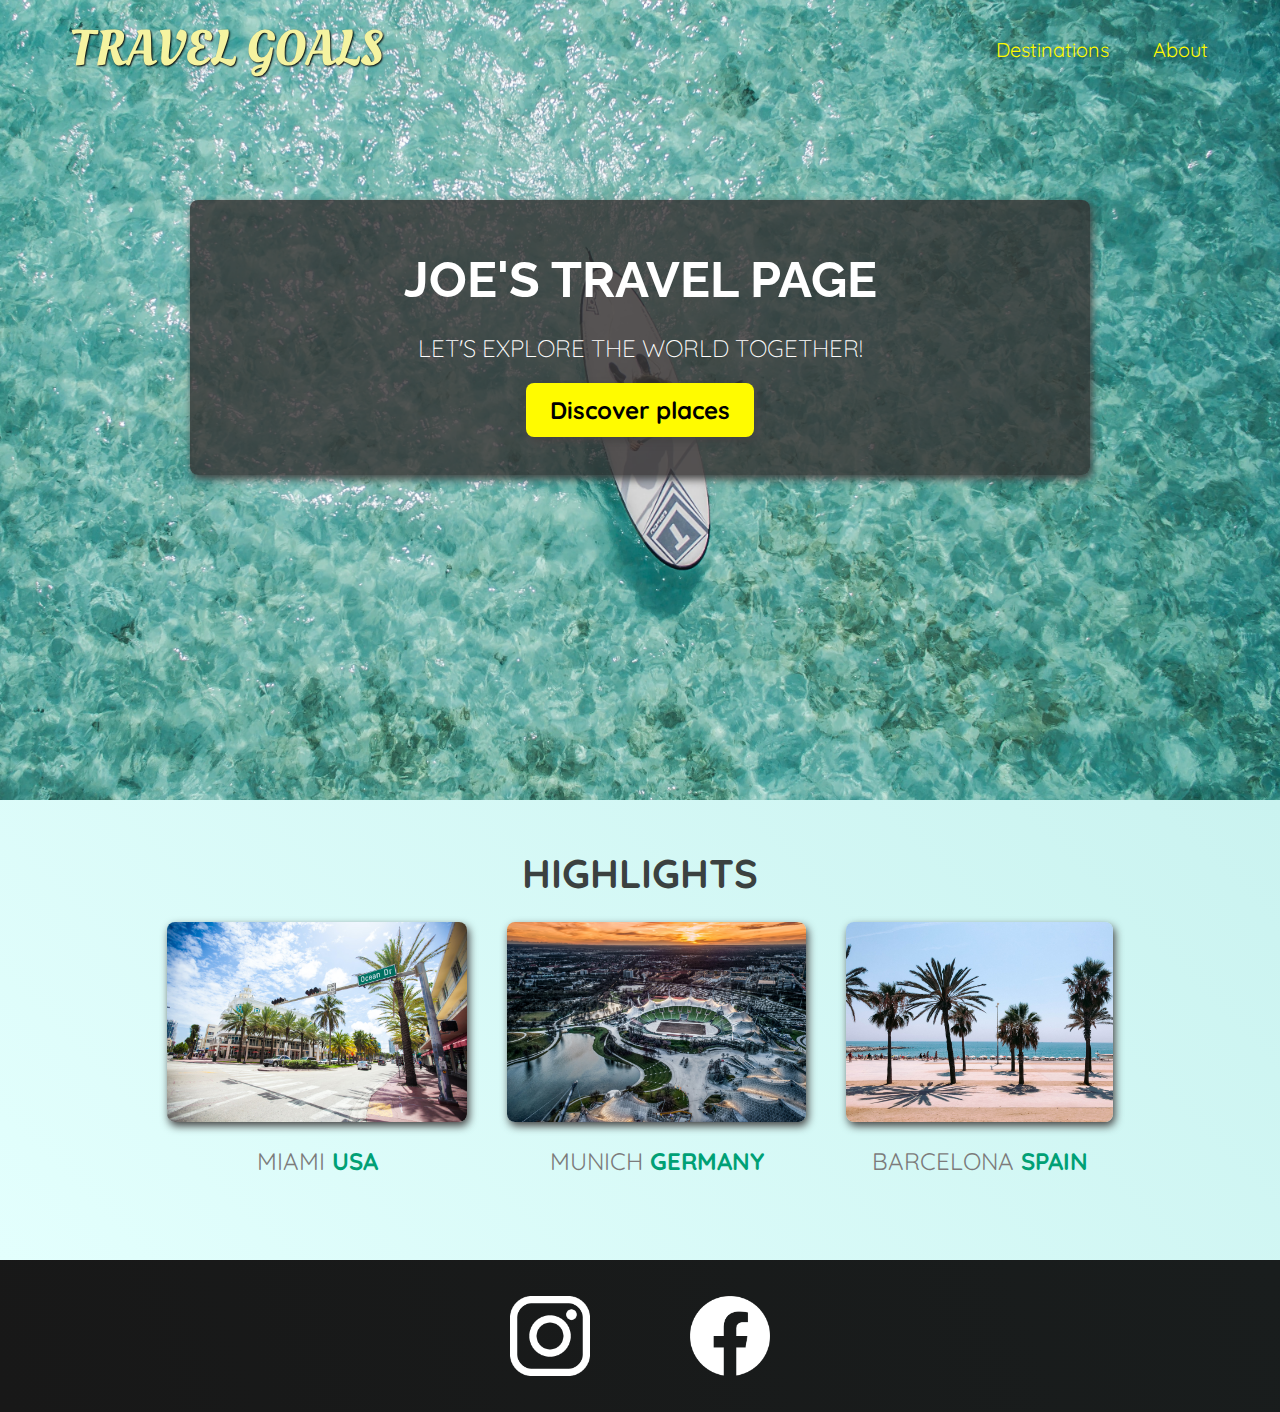
<file: index.html>
<!DOCTYPE html>
<html lang="en">
  <head>
    <meta charset="UTF-8" />
    <link
      href="https://fonts.googleapis.com/css2?family=Raleway:wght@700&family=Oleo+Script:wght@700&family=Quicksand:wght@300;500;700&display=swap"
      rel="stylesheet"
    />
    <link rel="stylesheet" href="/styles/shared.css" />
    <link rel="stylesheet" href="/styles/style.css" />
    <title>Travel Goals</title>
  </head>
  <body>
    <header>
      <div id="page-logo">
        <a href="/index.html">Travel Goals</a>
      </div>
      <nav>
        <ul>
          <li>
            <a href="/places.html">Destinations</a>
          </li>
          <li>
            <a href="/about.html">About</a>
          </li>
        </ul>
      </nav>
    </header>
    <main>
      <section id="hero">
        <div id="hero-content">
          <h1>Joe's Travel Page</h1>
          <p>Let's explore the world together!</p>
          <a href="/places.html">Discover places</a>
        </div>
      </section>
      <section id="highlights">
        <h2>Highlights</h2>
        <ul id="destinations">
          <li class="destination">
            <img
              src="/images/places/miami.jpg"
              alt="The streets of Miami on a sunny day"
            />
            <p>Miami <strong>USA</strong></p>
          </li>
          <li class="destination">
            <img
              src="/images/places/munich.jpg"
              alt="Munich football stadium during winter"
            />
            <p>Munich <strong>Germany</strong></p>
          </li>
          <li class="destination">
            <img
              src="/images/places/barcelona.jpg"
              alt="Palm beach in Barcelona"
            />
            <p>Barcelona <strong>Spain</strong></p>
          </li>
        </ul>
      </section>
    </main>
    <footer>
      <ul>
        <li>
          <a href="htpps://www.instagram.com"
            ><img src="/images/icons/insta.png" alt="Instagram logo"
          /></a>
        </li>
        <li>
          <a href="htpps://www.facebook.com"
            ><img src="/images/icons/facebook.png" alt="Facebook logo"
          /></a>
        </li>
      </ul>
    </footer>
  </body>
</html>
</file>
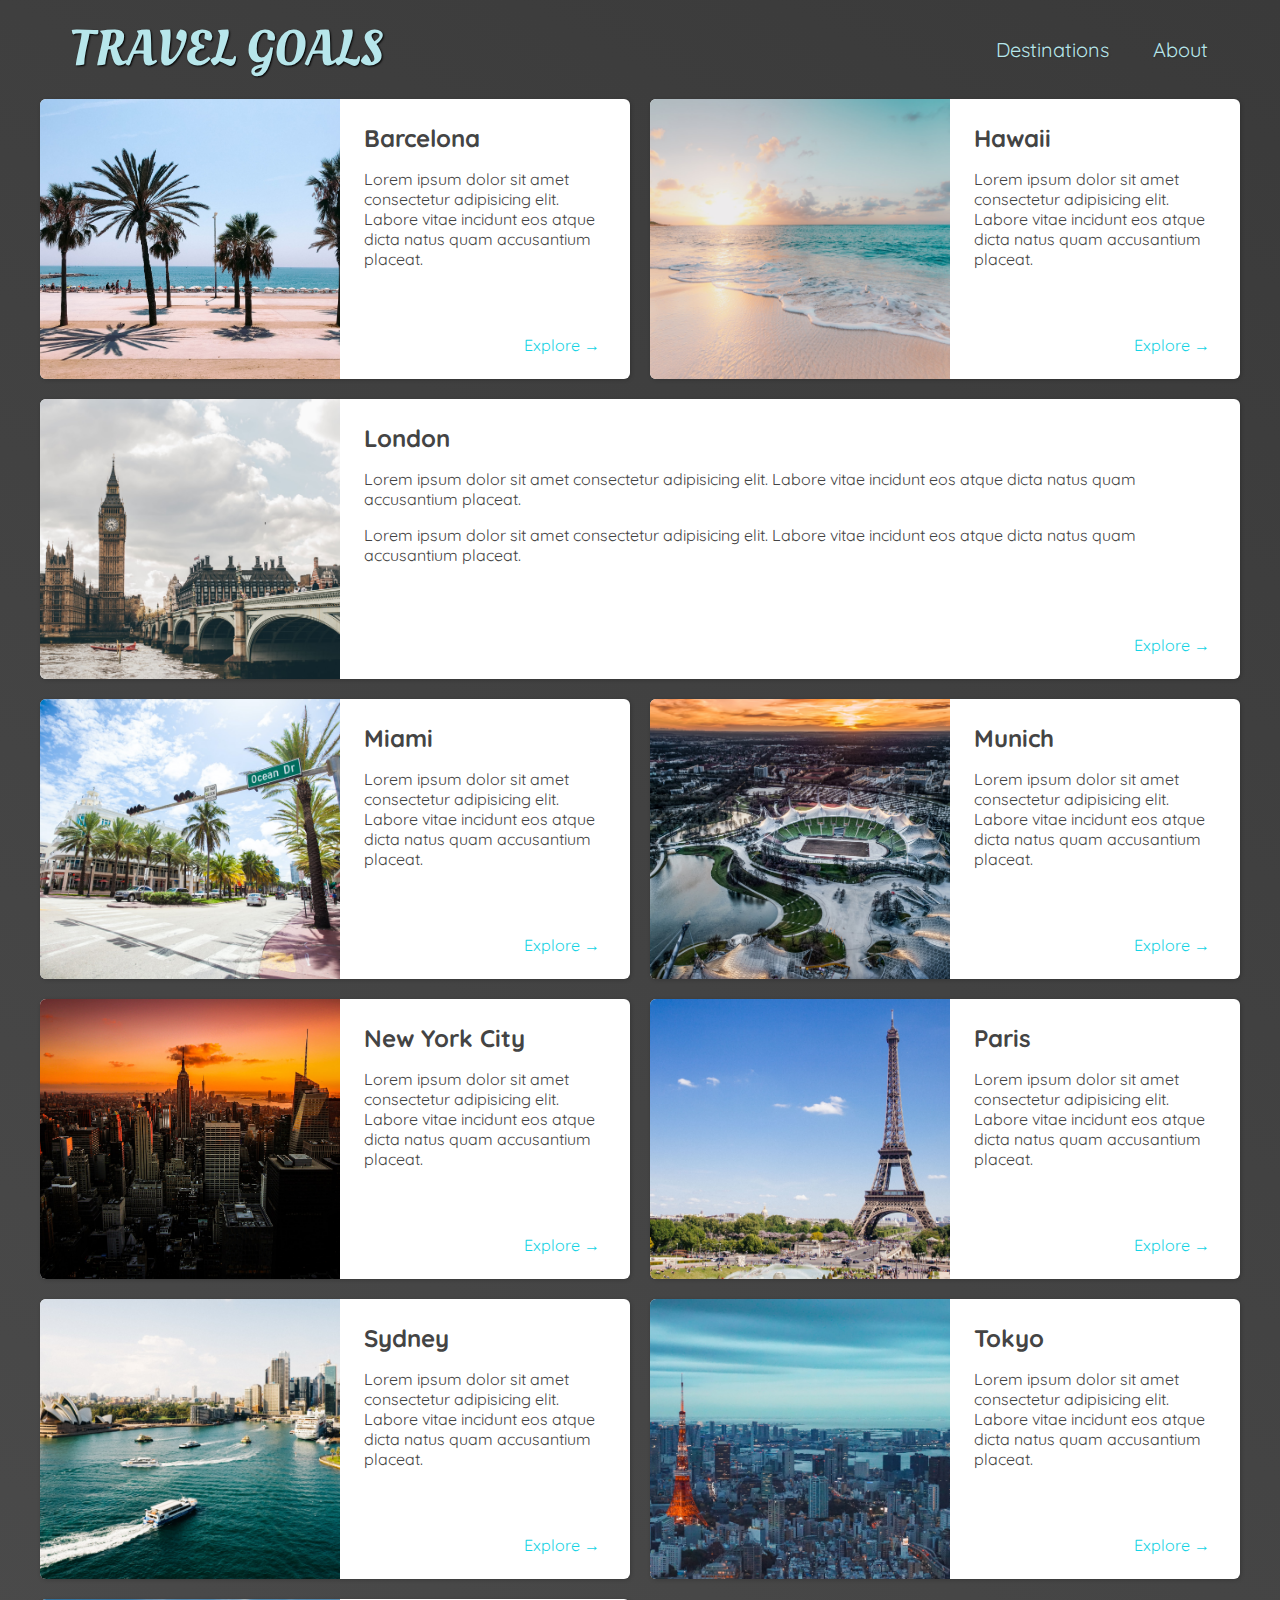
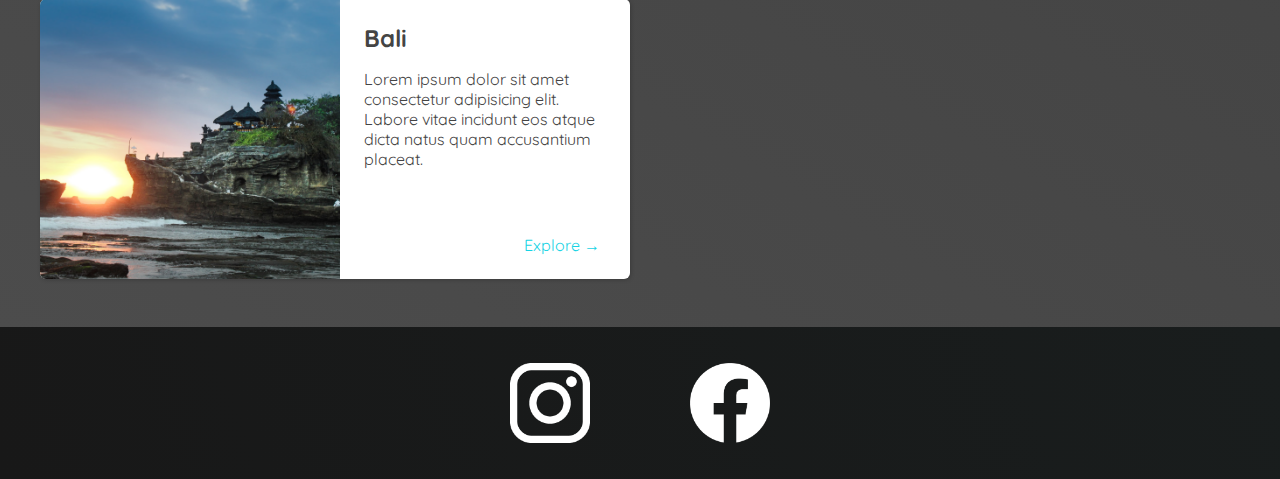
<file: places.html>
<!DOCTYPE html>
<html lang="en">
  <head>
    <meta charset="UTF-8" />
    <link
      href="https://fonts.googleapis.com/css2?family=Raleway:wght@700&family=Oleo+Script:wght@700&family=Quicksand:wght@300;500;700&display=swap"
      rel="stylesheet"
    />
    <link rel="stylesheet" href="/styles/shared.css" />
    <link rel="stylesheet" href="/styles/places.css" />
    <title>Travel Goals</title>
  </head>
  <body>
    <header>
      <div id="page-logo">
        <a href="/index.html">Travel Goals</a>
      </div>
      <nav>
        <ul>
          <li>
            <a href="/places.html">Destinations</a>
          </li>
          <li>
            <a href="/about.html">About</a>
          </li>
        </ul>
      </nav>
    </header>
    <main>
        <ul>
            <li>
              <img src="images/places/barcelona.jpg" alt="City of Barcelona" />
              <div class="item-content">
                <div>
                  <h2>Barcelona</h2>
                  <p>
                    Lorem ipsum dolor sit amet consectetur adipisicing elit. Labore
                    vitae incidunt eos atque dicta natus quam accusantium placeat.
                  </p>
                </div>
                <div class="actions">
                  <a href="https://en.wikipedia.org/wiki/Barcelona">Explore &#x2192</a>
                </div>
              </div>
            </li>
            <li>
              <img src="images/places/hawaii.jpg" alt="Hawaii beach" />
              <div class="item-content">
                <div>
                  <h2>Hawaii</h2>
                  <p>
                    Lorem ipsum dolor sit amet consectetur adipisicing elit. Labore
                    vitae incidunt eos atque dicta natus quam accusantium placeat.
                  </p>
                </div>
                <div class="actions">
                  <a href="hhttps://en.wikipedia.org/wiki/Hawaii">Explore &#x2192</a>
                </div>
              </div>
            </li>
            <li>
              <img src="images/places/london.jpg" alt="London city" />
              <div class="item-content">
                <div>
                  <h2>London</h2>
                  <p>
                    Lorem ipsum dolor sit amet consectetur adipisicing elit. Labore
                    vitae incidunt eos atque dicta natus quam accusantium placeat.
                  </p>
                  <p>
                    Lorem ipsum dolor sit amet consectetur adipisicing elit. Labore
                    vitae incidunt eos atque dicta natus quam accusantium placeat.
                  </p>
                </div>
                <div class="actions">
                  <a href="https://en.wikipedia.org/wiki/London">Explore &#x2192</a>
                </div>
              </div>
            </li>
            <li>
              <img src="images/places/miami.jpg" alt="Miami streets" />
              <div class="item-content">
                <div>
                  <h2>Miami</h2>
                  <p>
                    Lorem ipsum dolor sit amet consectetur adipisicing elit. Labore
                    vitae incidunt eos atque dicta natus quam accusantium placeat.
                  </p>
                </div>
                <div class="actions">
                  <a href="https://en.wikipedia.org/wiki/Miami">Explore &#x2192</a>
                </div>
              </div>
            </li>
            <li>
              <img src="images/places/munich.jpg" alt="Munich football stadium" />
              <div class="item-content">
                <div>
                  <h2>Munich</h2>
                  <p>
                    Lorem ipsum dolor sit amet consectetur adipisicing elit. Labore
                    vitae incidunt eos atque dicta natus quam accusantium placeat.
                  </p>
                </div>
                <div class="actions">
                  <a href="https://en.wikipedia.org/wiki/Munich">Explore &#x2192</a>
                </div>
              </div>
            </li>
            <li>
              <img src="images/places/new-york-city.jpg" alt="New York City skyline" />
              <div class="item-content">
                <div>
                  <h2>New York City</h2>
                  <p>
                    Lorem ipsum dolor sit amet consectetur adipisicing elit. Labore
                    vitae incidunt eos atque dicta natus quam accusantium placeat.
                  </p>
                </div>
                <div class="actions">
                  <a href="https://en.wikipedia.org/wiki/New_York_City"
                    >Explore &#x2192</a
                  >
                </div>
              </div>
            </li>
            <li>
              <img src="images/places/paris.jpg" alt="Paris city" />
              <div class="item-content">
                <div>
                  <h2>Paris</h2>
                  <p>
                    Lorem ipsum dolor sit amet consectetur adipisicing elit. Labore
                    vitae incidunt eos atque dicta natus quam accusantium placeat.
                  </p>
                </div>
                <div class="actions">
                  <a href="https://en.wikipedia.org/wiki/Paris">Explore &#x2192</a>
                </div>
              </div>
            </li>
            <li>
              <img src="images/places/sydney.jpg" alt="Sydney beach" />
              <div class="item-content">
                <div>
                  <h2>Sydney</h2>
                  <p>
                    Lorem ipsum dolor sit amet consectetur adipisicing elit. Labore
                    vitae incidunt eos atque dicta natus quam accusantium placeat.
                  </p>
                </div>
                <div class="actions">
                  <a href="https://en.wikipedia.org/wiki/Sydney">Explore &#x2192</a>
                </div>
              </div>
            </li>
            <li>
              <img src="images/places/tokyo.jpg" alt="Tokyo skyline" />
              <div class="item-content">
                <div>
                  <h2>Tokyo</h2>
                  <p>
                    Lorem ipsum dolor sit amet consectetur adipisicing elit. Labore
                    vitae incidunt eos atque dicta natus quam accusantium placeat.
                  </p>
                </div>
                <div class="actions">
                  <a href="https://en.wikipedia.org/wiki/Tokyo">Explore &#x2192</a>
                </div>
              </div>
            </li>
            <li>
              <img src="images/places/bali.jpg" alt="Bali beach" />
              <div class="item-content">
                <div>
                  <h2>Bali</h2>
                  <p>
                    Lorem ipsum dolor sit amet consectetur adipisicing elit. Labore
                    vitae incidunt eos atque dicta natus quam accusantium placeat.
                  </p>
                </div>
                <div class="actions">
                  <a href="https://en.wikipedia.org/wiki/Bali">Explore &#x2192</a>
                </div>
              </div>
            </li>
          </ul>
    </main>
    <footer>
      <ul>
        <li>
          <a href="htpps://www.instagram.com"
            ><img src="/images/icons/insta.png" alt="Instagram logo"
          /></a>
        </li>
        <li>
          <a href="htpps://www.facebook.com"
            ><img src="/images/icons/facebook.png" alt="Facebook logo"
          /></a>
        </li>
      </ul>
    </footer>
  </body>
</html>
</file>
<file: styles/shared.css>
body {
  font-family: "Quicksand", sans-serif;
  margin: 0;
}

ul {
  list-style: none;
  margin: 0;
  padding: 0;
}

a {
  text-decoration: none;
}

#page-logo a {
  padding: 10px;
  font-family: "Oleo Script", sans-serif;
  color: rgb(245, 243, 160);
  font-size: 50px;
  text-transform: uppercase;
  text-shadow: 1px 1px 2px rgb(0, 0, 0);
}

header {
  display: flex;
  align-items: center;
  justify-content: space-between;
  padding: 15px 60px;
  position: absolute;
  width: 100%;
  top: 0;
  left: 0;
  box-sizing: border-box;
}

header ul {
  display: flex;
}

header li {
  margin-left: 20px;
}

header a {
  color: rgb(255, 251, 0);
  font-size: 20px;
  padding: 12px;
  text-shadow: 1px 1px 2px rgba(0, 0, 0, 0.2);
  border-radius: 6px;
}

header nav a:hover {
  color: rgb(77, 77, 77);
  background-color: rgb(255, 251, 0);
}

footer {
  background: linear-gradient(70deg, rgb(24, 24, 24), rgb(25, 29, 29));
  padding: 36px 0;
}

footer ul {
  display: flex;
  justify-content: center;
}

footer li {
  width: 80px;
  height: 80px;
  margin: 0 50px;
}

footer img {
  width: 100%;
  height: 100%;
}
</file>
<file: styles/style.css>
#hero {
  height: 800px;
  background-image: url(/images/places/ocean.jpg);
  background-position: center;
  background-size: cover;
}

#hero-content {
  width: 900px;
  background-color: rgba(51, 47, 47, 0.8);
  box-shadow: 2px 4px 8px rgb(68, 67, 67);
  border-radius: 8px;
  text-align: center;
  padding: 50px 0;
  margin: 0 auto;
  position: relative;
  top: 200px;
}

#hero-content h1 {
  color: white;
  text-transform: uppercase;
  font-size: 50px;
  font-family: "Raleway", sans-serif;
  margin: 0;
}

#hero-content p {
  color: white;
  text-transform: uppercase;
  font-size: 24px;
  font-weight: 300;
  margin-bottom: 32px;
}

#hero-content a {
  text-decoration: none;
  background-color: rgb(255, 251, 0);
  padding: 12px 24px;
  color: black;
  font-size: 24px;
  font-weight: bold;
  border-radius: 8px;
  box-shadow: 2px 4px 8px rgb(68, 67, 67);
}

#hero-content a:hover {
  background-color: rgb(255, 238, 0);
}

#highlights {
  padding: 24px;
  background: linear-gradient(45deg, rgb(227, 255, 253), rgb(202, 243, 240));
}

#highlights h2 {
  text-transform: uppercase;
  text-align: center;
  font-size: 40px;
  color: rgb(59, 65, 64);
  margin: 24px 0;
}

#destinations {
  display: flex;
  width: 90%;
  margin: auto;
  margin-bottom: 40px;
  justify-content: center;
}

.destination {
  margin: 0 20px;
}

.destination p {
  text-align: center;
  text-transform: uppercase;
  font-size: 24px;
  color: rgb(124, 123, 123);
  margin: 20px 0;
}

.destination img {
  height: 200px;
  width: 100%;
  box-shadow: 2px 4px 8px rgb(68, 67, 67);
  border-radius: 8px;
  object-fit: cover;
}

.destination strong {
  color: rgb(0, 160, 117);
}
</file>
<file: styles/places.css>
body {
  background: linear-gradient(30deg, rgb(77, 77, 77), rgb(58, 58, 58));
  color: rgb(68, 68, 68);
}

#page-logo a {
  color: rgb(183, 230, 235);
}

header {
  position: static;
}

header a {
  color: rgb(183, 230, 235);
}

header nav a:hover {
  background-color: rgb(183, 230, 235);
  color: rgb(59, 59, 59);
}

main ul {
  width: 1200px;
  margin: 0 auto 48px auto;
  display: grid;
  grid-template-columns: 1fr 1fr;
  gap: 20px 20px;
}

main li {
  display: flex;
  background-color: white;
  box-shadow: 1px 1px 4px rgba(0, 0, 0, 0.2);
  border-radius: 6px;
  overflow: hidden;
}

main li img {
  width: 300px;
  height: 280px;
  object-fit: cover;
}

li:nth-of-type(3) {
  grid-column: 1 / span 2;
}

.item-content {
  display: flex;
  padding: 24px;
  flex-direction: column;
  justify-content: space-between;
}

.item-content h2 {
  margin: 0;
}

.actions a {
  color: rgb(22, 211, 228);
  padding: 6px;
  border-radius: 5px;
}

.actions a:hover {
  background-color: rgb(235, 253, 255);
}

.actions {
  text-align: right;
}
</file>
